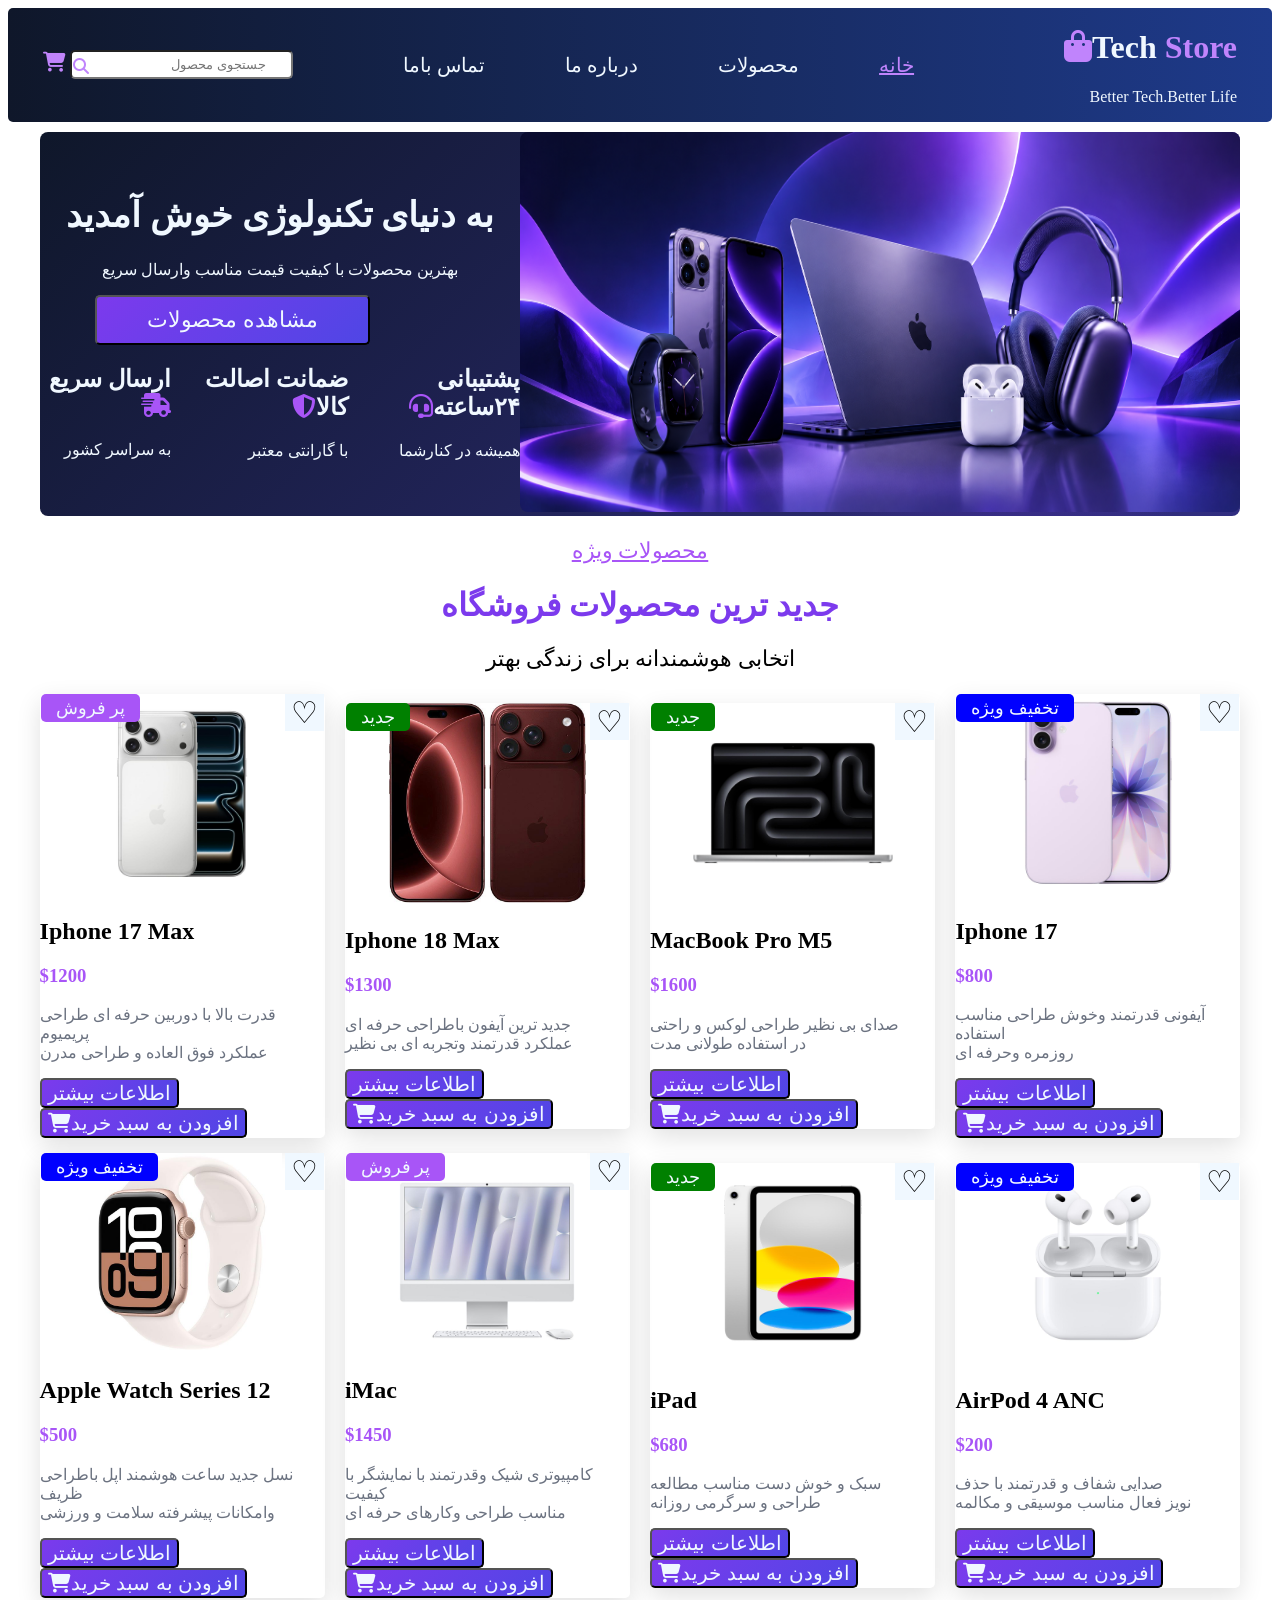
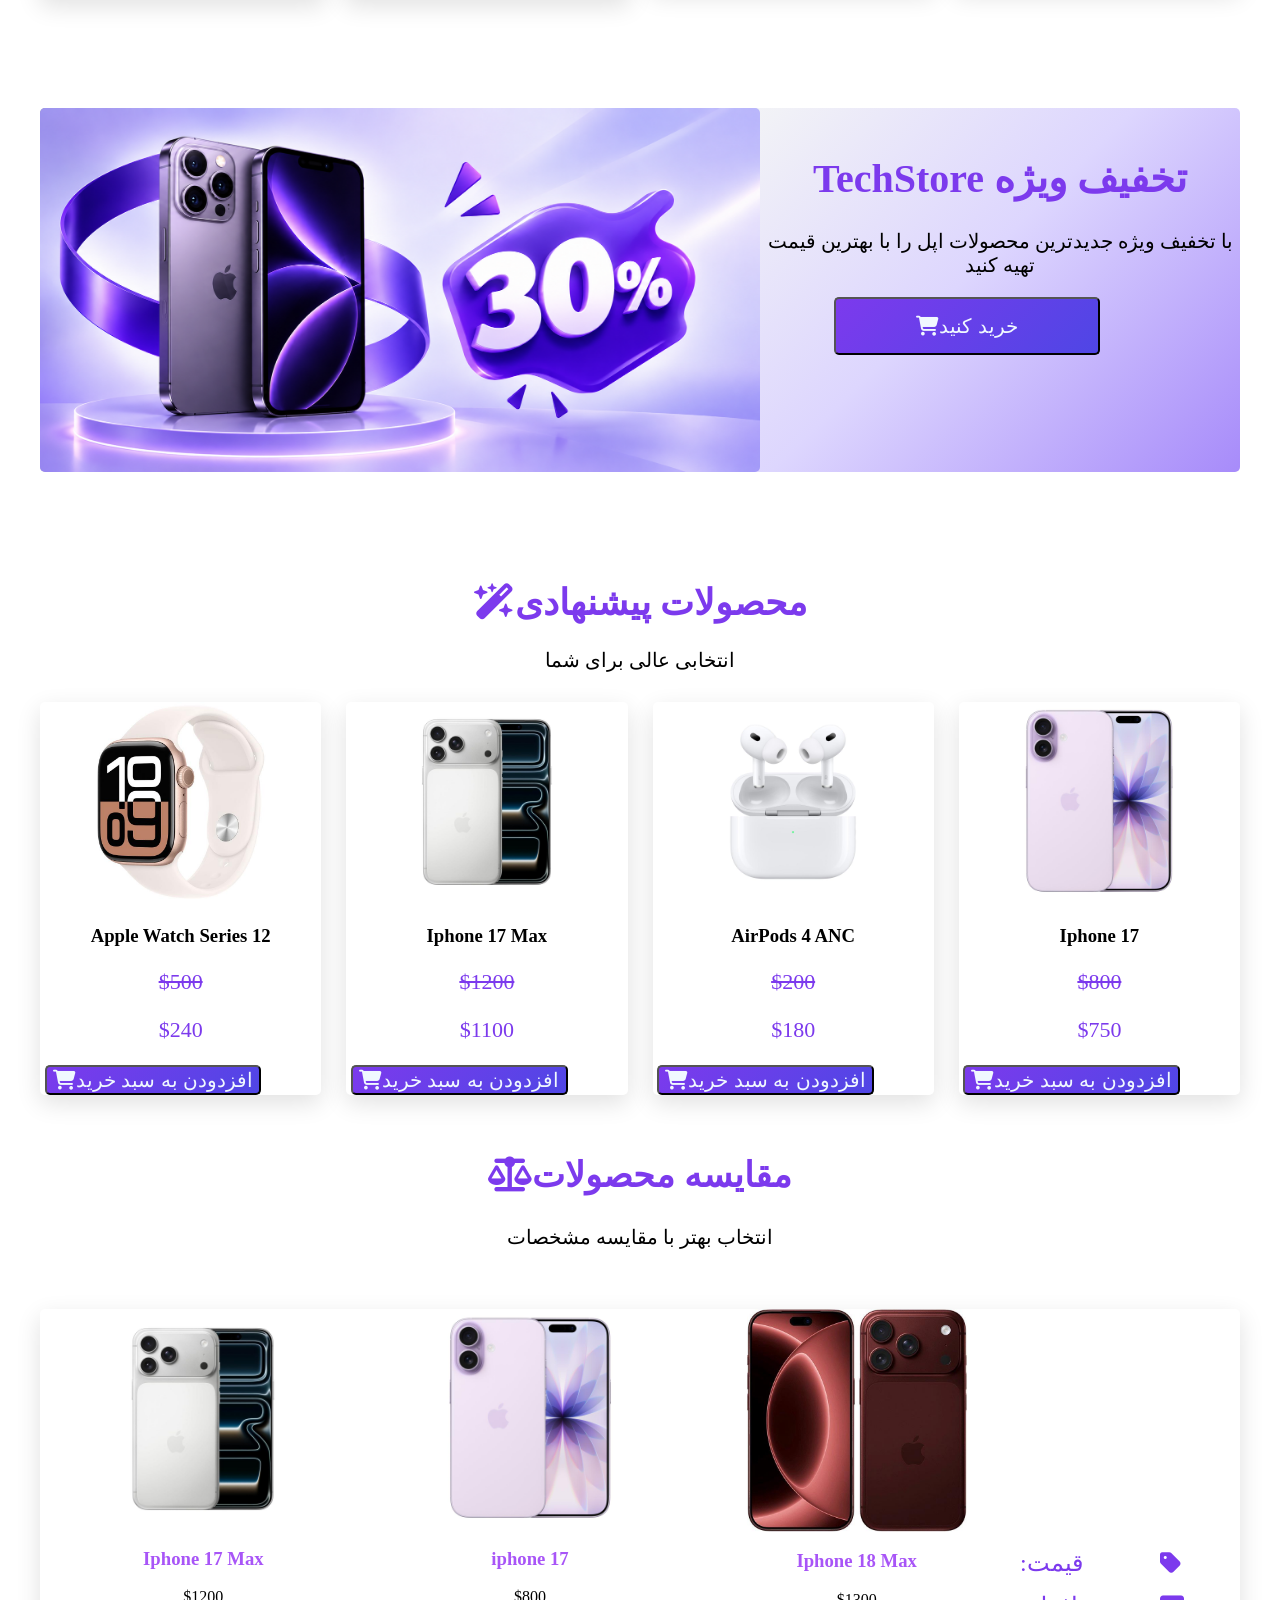
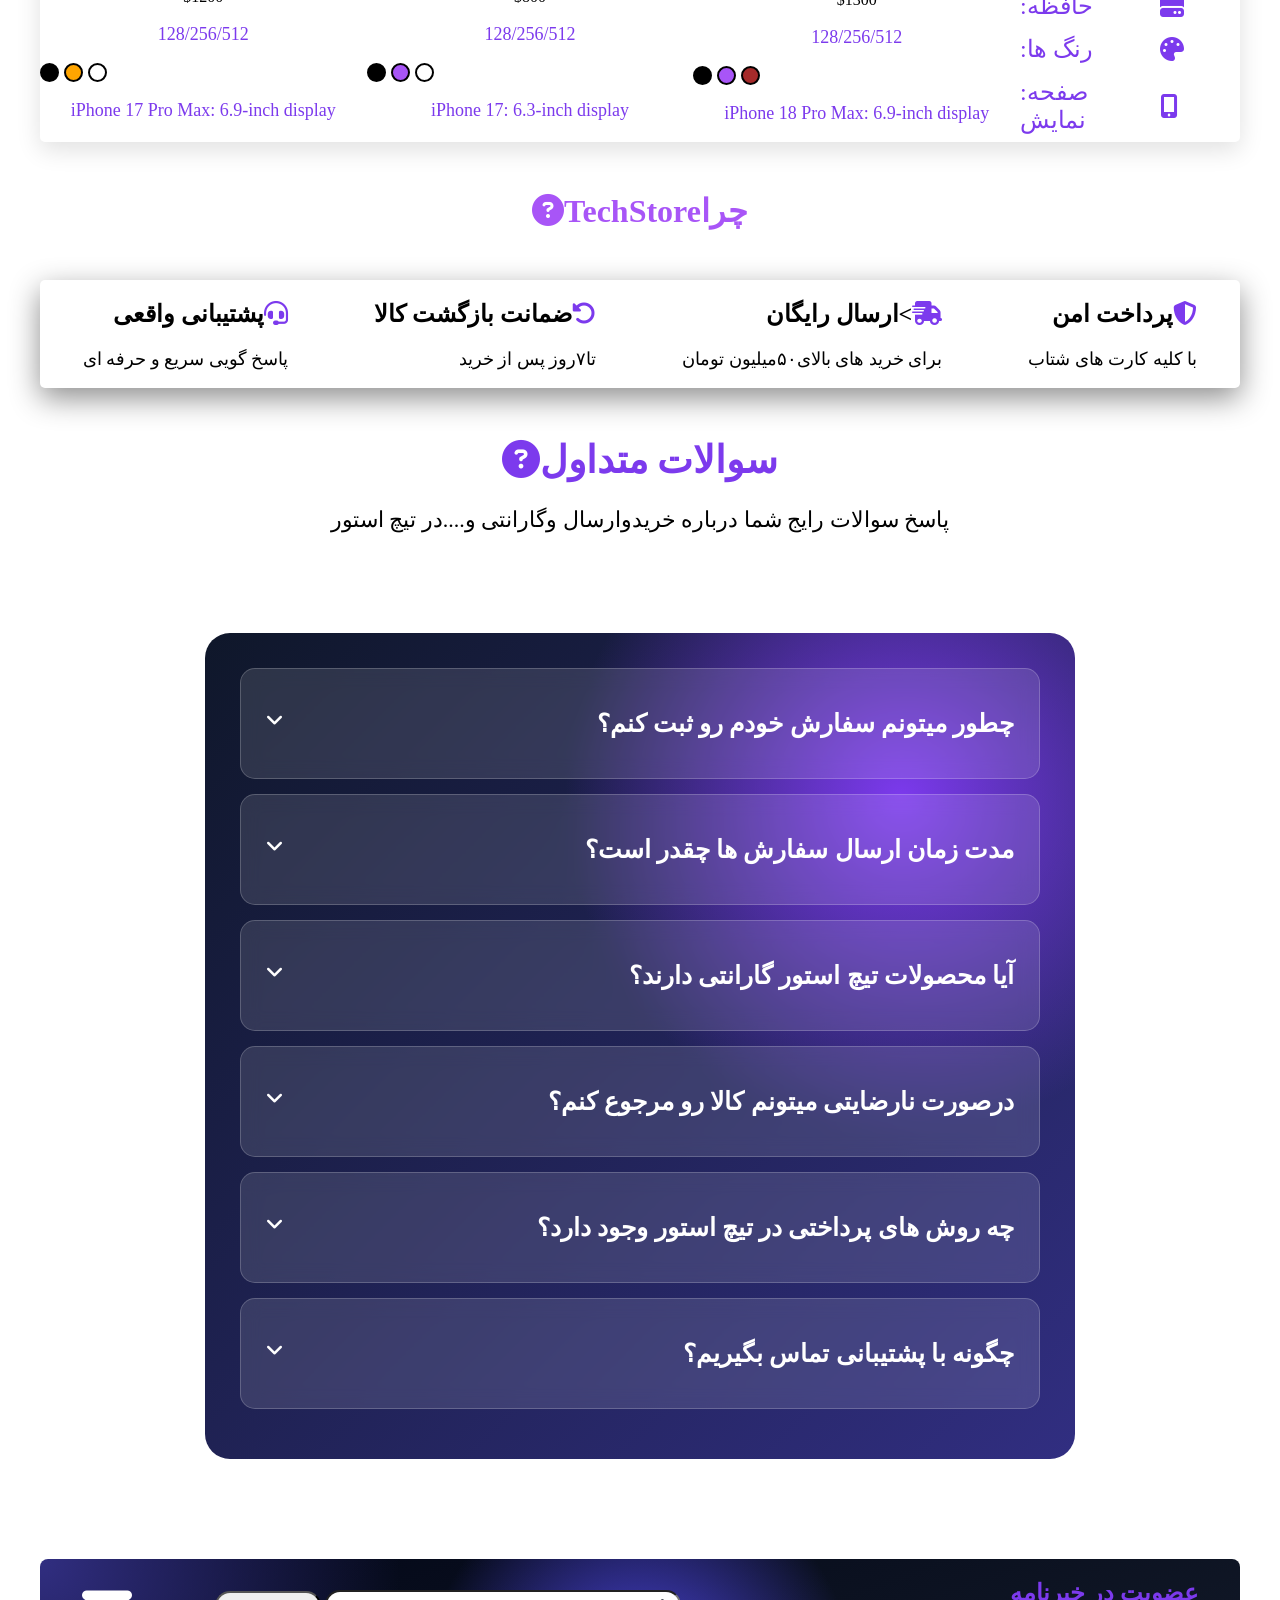
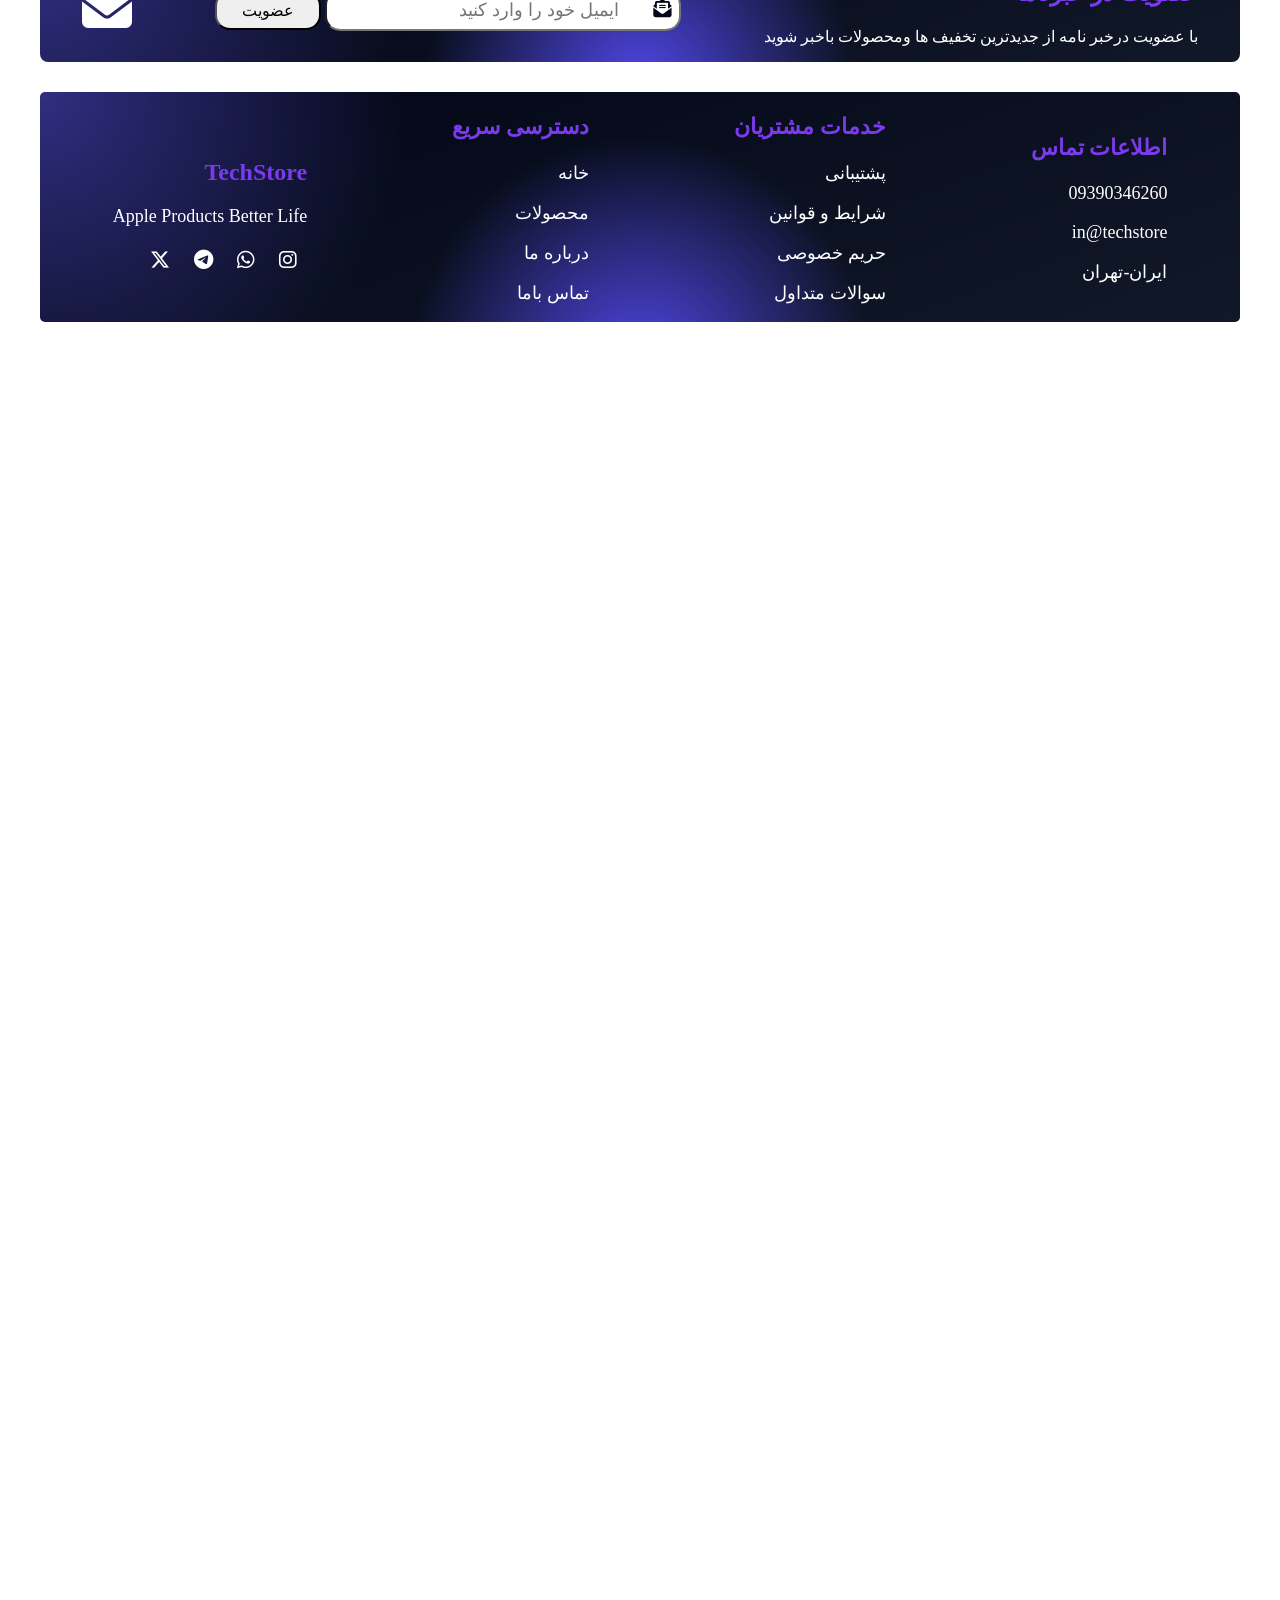
<file: index.html>
<!DOCTYPE html>
<html lang="fa" dir="rtl">
<head>
    <meta charset="UTF-8">
    <meta http-equiv="refresh" content="0; url=./TechStore/Tamrintechstore.html">
    <title>TechStore</title>
</head>
<body>
    <p>در حال ورود به فروشگاه...</p>
    <a href="./TechStore/Tamrintechstore.html">ورود به TechStore</a>
</body>
</file>
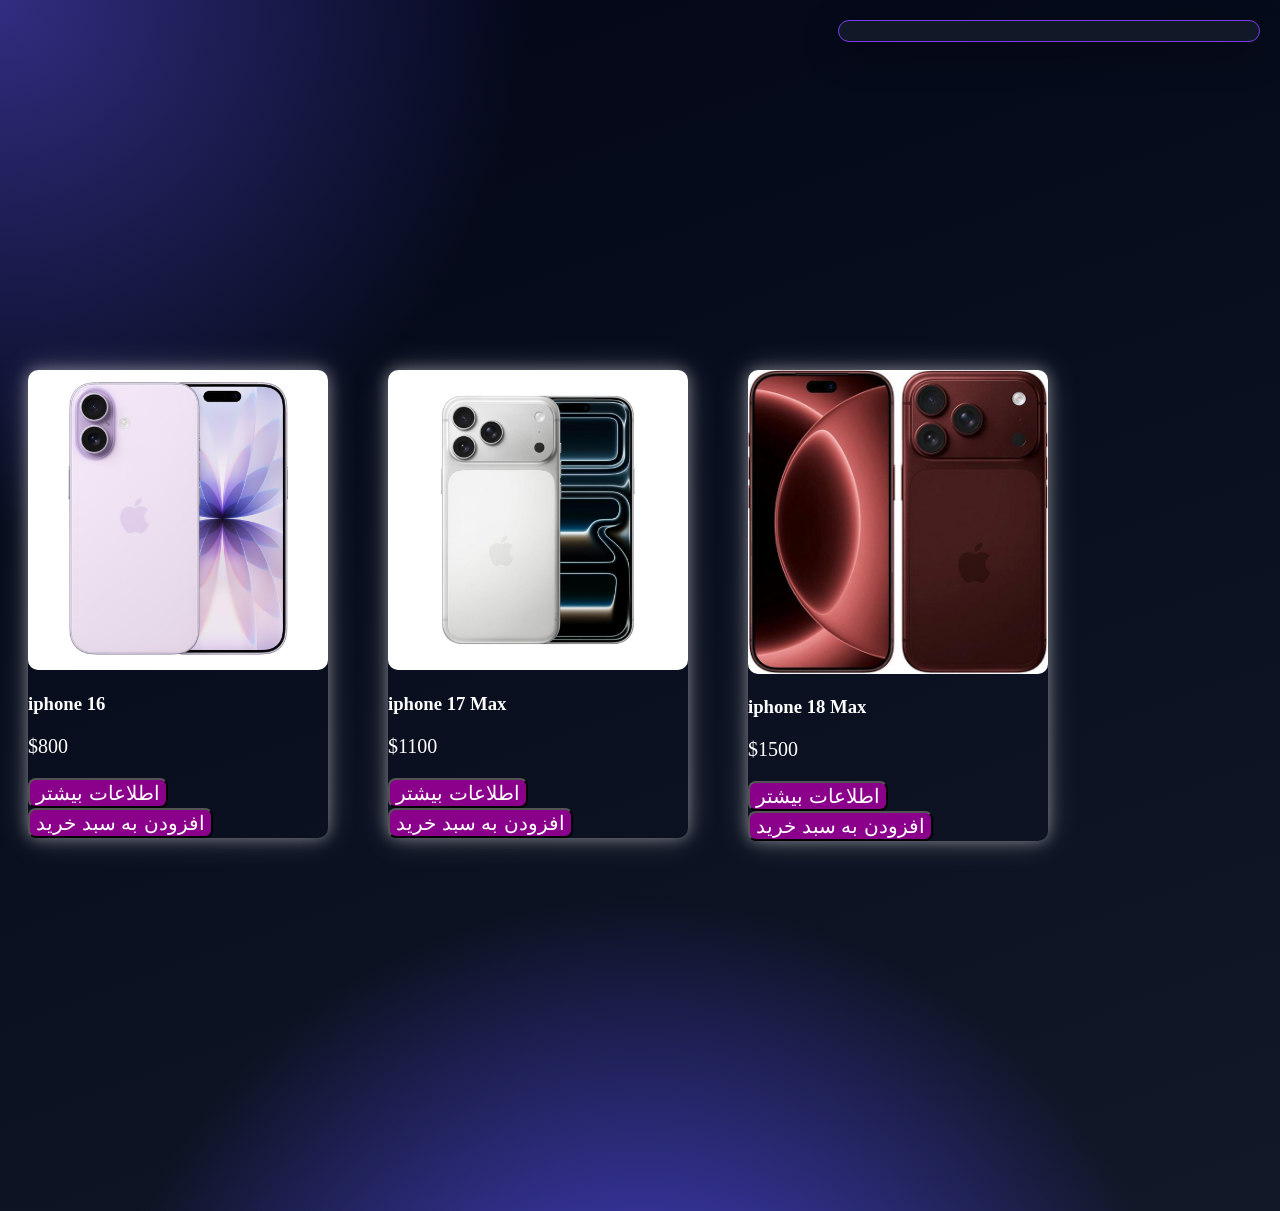
<file: Exercise-40/jstamrin40.html>
<!DOCTYPE html>
<html lang="en">
<head>
    <meta charset="UTF-8">
    <meta name="viewport" content="width=device-width, initial-scale=1.0">
    <title>Document</title>
    <style>
        body{
            background:
        radial-gradient(circle at 50% 120%, #4f46e5 0%, transparent 35%),
        radial-gradient(circle at 0% 0%, #312e81 0%, transparent 30%),
        linear-gradient(160deg, #020617, #0b1120 60%, #111827);

        }
        .contaner{
align-items: flex-start;
margin:350px auto;
gap: 20px;
display: flex;


>div{
    box-shadow:
    0 0 15px rgba(255, 255, 255, 0.4),
    0 0 35px rgba(255, 255, 255, 0.2);
height: auto;
      width: 300px;
margin: 20px;
border-radius: 10px;

      >img{
        width: 100%;
border-radius: 10px;
        object-fit: cover;
        
      }
      >button{
font-size: 20px;
border-radius: 8px;
background-color: darkmagenta;
color: white;
transition: ease .5s;
      }
      >p{
        color: white;
        font-size: 20px;
      }
      >h3{
        color: white;
      }
}



        }
        .contaner button:hover{
    background-color: white;
    color: darkmagenta;
}
ul>li{
    display: flex;
    margin: 110px auto;
     width: auto;
    min-height: 70px;

    margin-bottom: 10px;
    padding: 12px;

    align-items: center;
    justify-content: space-between;
    gap: 10px;

    background: #1f2937;
    border: 1px solid #374151;
    border-radius: 10px;

    color: white;

    transition: 0.4s;

}
ul{
     position: fixed;
    top: 20px;
    right: 20px;

    width: 400px;
    max-height:80vh;
    overflow-y: auto;

    margin: 0;
    padding: 10px;
justify-content: center;
    background: #111827;
    border: 1px solid #7c3aed;
    border-radius: 15px;

    box-shadow: 0 10px 35px rgba(0, 0, 0, 0.35);

    list-style: none;
    
}
ul>li>img{
        width: 100px;
        object-fit: cover;
        height:100px;
        border-radius: 5px;

    }

.more{
    display: none;
   
}
 .more>p{
        color: white;
        font-size: 20px;
    }

    </style>
</head>
<body>
    <div class="contaner">
<div>
    <img src="./img2/EiAveDVXn_ochfUanZuQv1d1qFiiI-YmlbUSHLxHx3WUssxxJUA5Dm-7ZRRIcVR4Lnjdozm4QhDuD_wl5toH2qiYH6d9pRZCbWidNlLub2IzoaeK6vaKU9xITnkA_d92jeIClh2vysA7bw5UHOMNWrFzUbu01leZIyUfOPv0LtM.jpg" alt="">
    <h3>iphone 16 </h3>
    <p>$800</p>
    <div class="more">
          <p>رنگ:صورتی</p>
        <p>حافظه:128/256/512</p>
        <p>گارانتی:18ماه</p>
        <p>باتری:3691</p>
    </div>
    <button data-click="off" onclick="myclick(this)">اطلاعات بیشتر</button>
    <button data-cont="1" data-eskan="off" onclick="mybot(this,'iphone 16 Max')">افزودن به سبد خرید</button>
</div>
<div>
    <img src="./img2/image.png" alt="">
    <h3>iphone 17 Max</h3>
    <p>$1100</p>
    <div class="more">
        <p>رنگ:تیتانیوم نارنجی</p>
        <p>حافظه:128/256/512</p>
        <p>گارانتی:18ماه</p>
        <p>باتری:5080</p>
    </div>
    <button data-click="off" onclick="myclick(this)">اطلاعات بیشتر</button>
    <button data-cont="1" data-eskan="off" onclick="mybot(this,'iphone 17 Max')">افزودن به سبد خرید</button>
</div>
<div>
    <img src="./img2/THqmumSveDqxoi48XiQe5diwVs0Qq1UeXwWmqA4y9XZc6rHfleA6yex9mwtN9uNB8ihmxR8h4Md_PGSgNeZlDgtv5ZCT_7zpl-ecGkAflh9z7EzhFuK3quvAeHbWaEDu04AKPTOJju2LdaX9UYKNKvViQNQb5tMFeEUDcMCeqLE.jpg" alt="">
    <h3>iphone 18 Max</h3>
    <p>$1500</p>
    <div class="more">
         <p>رنگ:بنفش </p>
        <p>حافظه:128/256/512</p>
        <p>گارانتی:18ماه</p>
        <p>باتری:5200</p>
    </div>
    <button data-click="off" onclick="myclick(this)">اطلاعات بیشتر</button>
    <button data-cont="1" data-eskan="off" onclick="mybot(this,'iphone 18 Max')">افزودن به سبد خرید</button>
</div>
 
    
    </div>

   <ul id="ul">
  
   </ul>
  
</body>
<script>

function myclick(s){
let det=s.getAttribute('data-click')
let more=s.previousElementSibling
if(det=='off'){
    s.setAttribute('data-click','on')
    more.style.display='block'
      s.innerText='بستن'
      s.style.backgroundColor='black'
}else{
  s.setAttribute('data-click','off')   
    more.style.display='none'
  s.innerText='اطلاعات بیشتر'
  s.style.backgroundColor='darkmagenta'

}




}
















const ul=document.getElementById('ul')
    function mybot(s,text){
let bot=s.getAttribute('data-eskan')
if(bot=='off'){

s.setAttribute('data-eskan','on')

let li=document.createElement('li')
let img=document.createElement('img')
img.src=s.parentElement.children[0].src
li.innerHTML=`

<h3>${text}</h3>

<p>${s.parentElement.children[2].innerText}</p>
<p>${s.getAttribute('data-cont')}</p>
<p onclick="del(this)">x</p>

`
li.prepend(img)
ul.append(li)

}else{
let cont=s.getAttribute('data-cont')
cont++
s.setAttribute('data-cont',cont)
let myli=document.querySelectorAll('ul>li')
for(let i=0;i<myli.length;i++){
if(myli[i].children[1].innerText==text){

    myli[i].children[3].innerText=s.getAttribute('data-cont')
}}
}


    }



  






  function del(s){
if(confirm('آیا این محصولو از سبد خرید میخواهید حذف کنید')){
s.setAttribute('data-eskan','off')
s.parentElement.remove()
}
       }

</script>
</html>
</file>
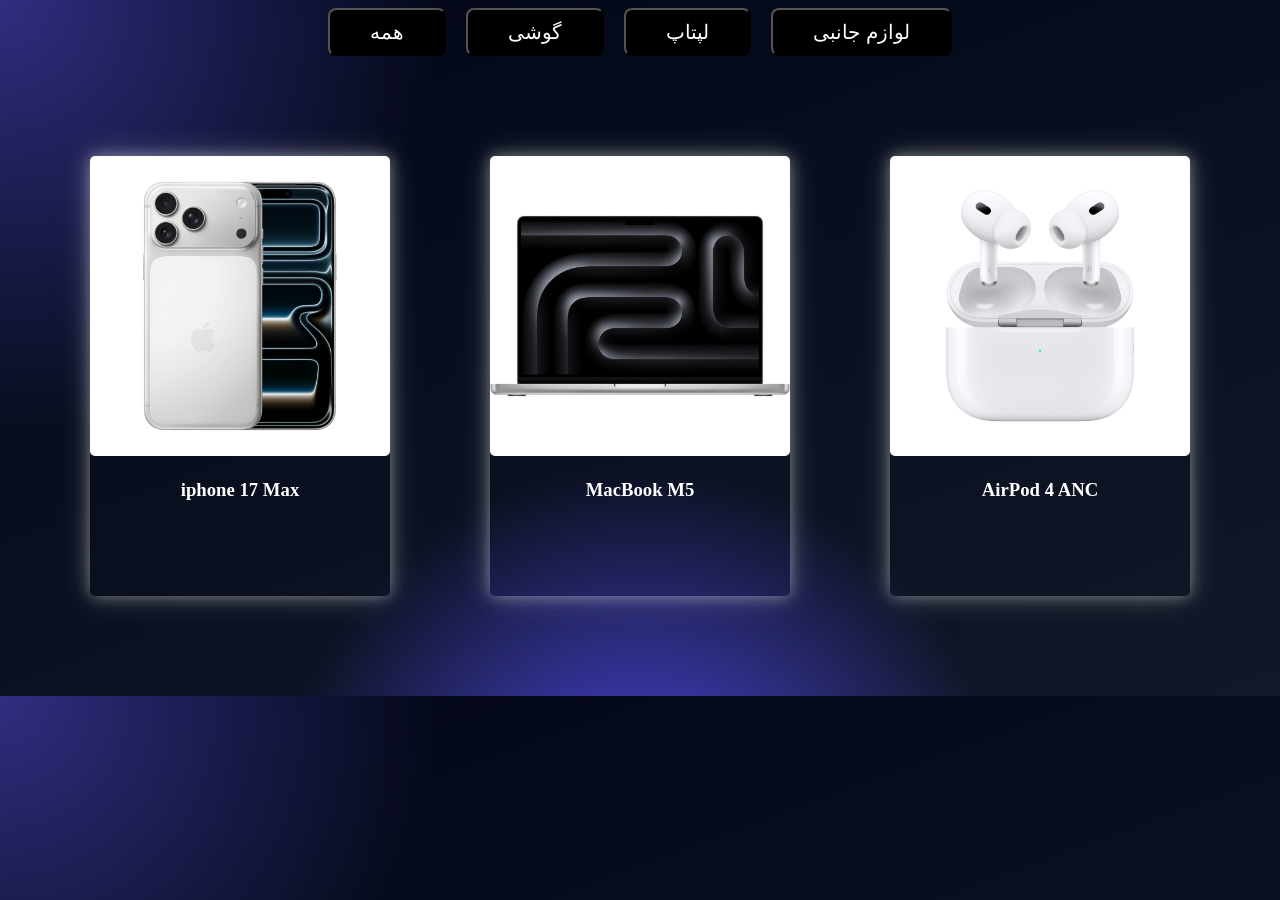
<file: Exercise-41/js.tamrin41.html>
<!DOCTYPE html>
<html lang="en">
<head>
    <meta charset="UTF-8">
    <meta name="viewport" content="width=device-width, initial-scale=1.0">
    <title>Document</title>
    <style>
        body{
             background:
        radial-gradient(circle at 50% 120%, #4f46e5 0%, transparent 35%),
        radial-gradient(circle at 0% 0%, #312e81 0%, transparent 30%),
        linear-gradient(160deg, #020617, #0b1120 60%, #111827);

        }
        .kool{
            width: 1200px;
            margin:100px auto;

                display: flex;
                align-items: center;
                justify-content: space-around;
                flex-wrap: wrap;
            >.div{
                width: 300px;
                height: 440px;
                 box-shadow:
    0 0 15px rgba(255, 255, 255, 0.4),
    0 0 35px rgba(255, 255, 255, 0.2);
border-radius: 5px;
    >h3{
        color: white;
        text-align: center;
    }
                >img{
                    width: 100%;
                    object-fit: cover;
                    border-radius: 5px;
                }
            }
        }
        .buttons{

         display: flex;
         justify-content: center;
         align-content: center;
         gap: 20px;
  >button{
    padding: 10px 40px;
    background-color: black;
    color: white;
border-radius: 8px;
font-size: 20px;
transition:  ease 1s;
  }
        }
        .buttons button:hover{
            background-color: white;
            color: black;
            font-size: 22px;
        }
    </style>
</head>
<body>
    <div class="buttons">
        <button data-bot="all">همه</button>
        <button data-bot="phone">گوشی</button>
        <button data-bot="laptop">لپتاپ</button>
        <button data-bot="accessory">لوازم جانبی</button>
    </div>
    <div class="kool" data-bot="all">
        <div class="div" data-bot="phone">
            <img src="./img3/image copy.png" alt="">
            <h3>iphone 17 Max</h3>
            
        </div>
        <div class="div" data-bot="laptop">
            <img src="./img3/image.png" alt="">
            <h3>MacBook M5</h3>
        </div>
        <div class="div" data-bot="accessory">
            <img src="./img3/Fw8tUdWRExcdJfW_u2eJfPabTVzRQ9AW5MUDhkWGIJvSUZQpUAOK3gJ09o-uwz-G-PtFyGGfL8nCk5kk8Cu_Bh_KlIItlINT-mQ5lKkKfC82PxLnpFDnGbrSZNtPcBor9En3U29rRn3LVRaXhuRb6iR_dHugTlt_q2I2Q_d06WQ.jpg" alt="">
            <h3>AirPod 4 ANC</h3>
         
        </div>

    </div>
</body>
<script>
const button = document.querySelectorAll('button');
const div = document.querySelectorAll('.div');
button.forEach((val)=>{
    val.addEventListener('click',()=>{
        let bot=val.getAttribute('data-bot')
        div.forEach((item)=>{
let del=item.getAttribute('data-bot')
if(bot=='all'){
    item.style.display='block'
}else if(bot==del){
    item.style.display='block'
}else{
    item.style.display='none'
}
        })
    })
})

</script>
</html>
</file>
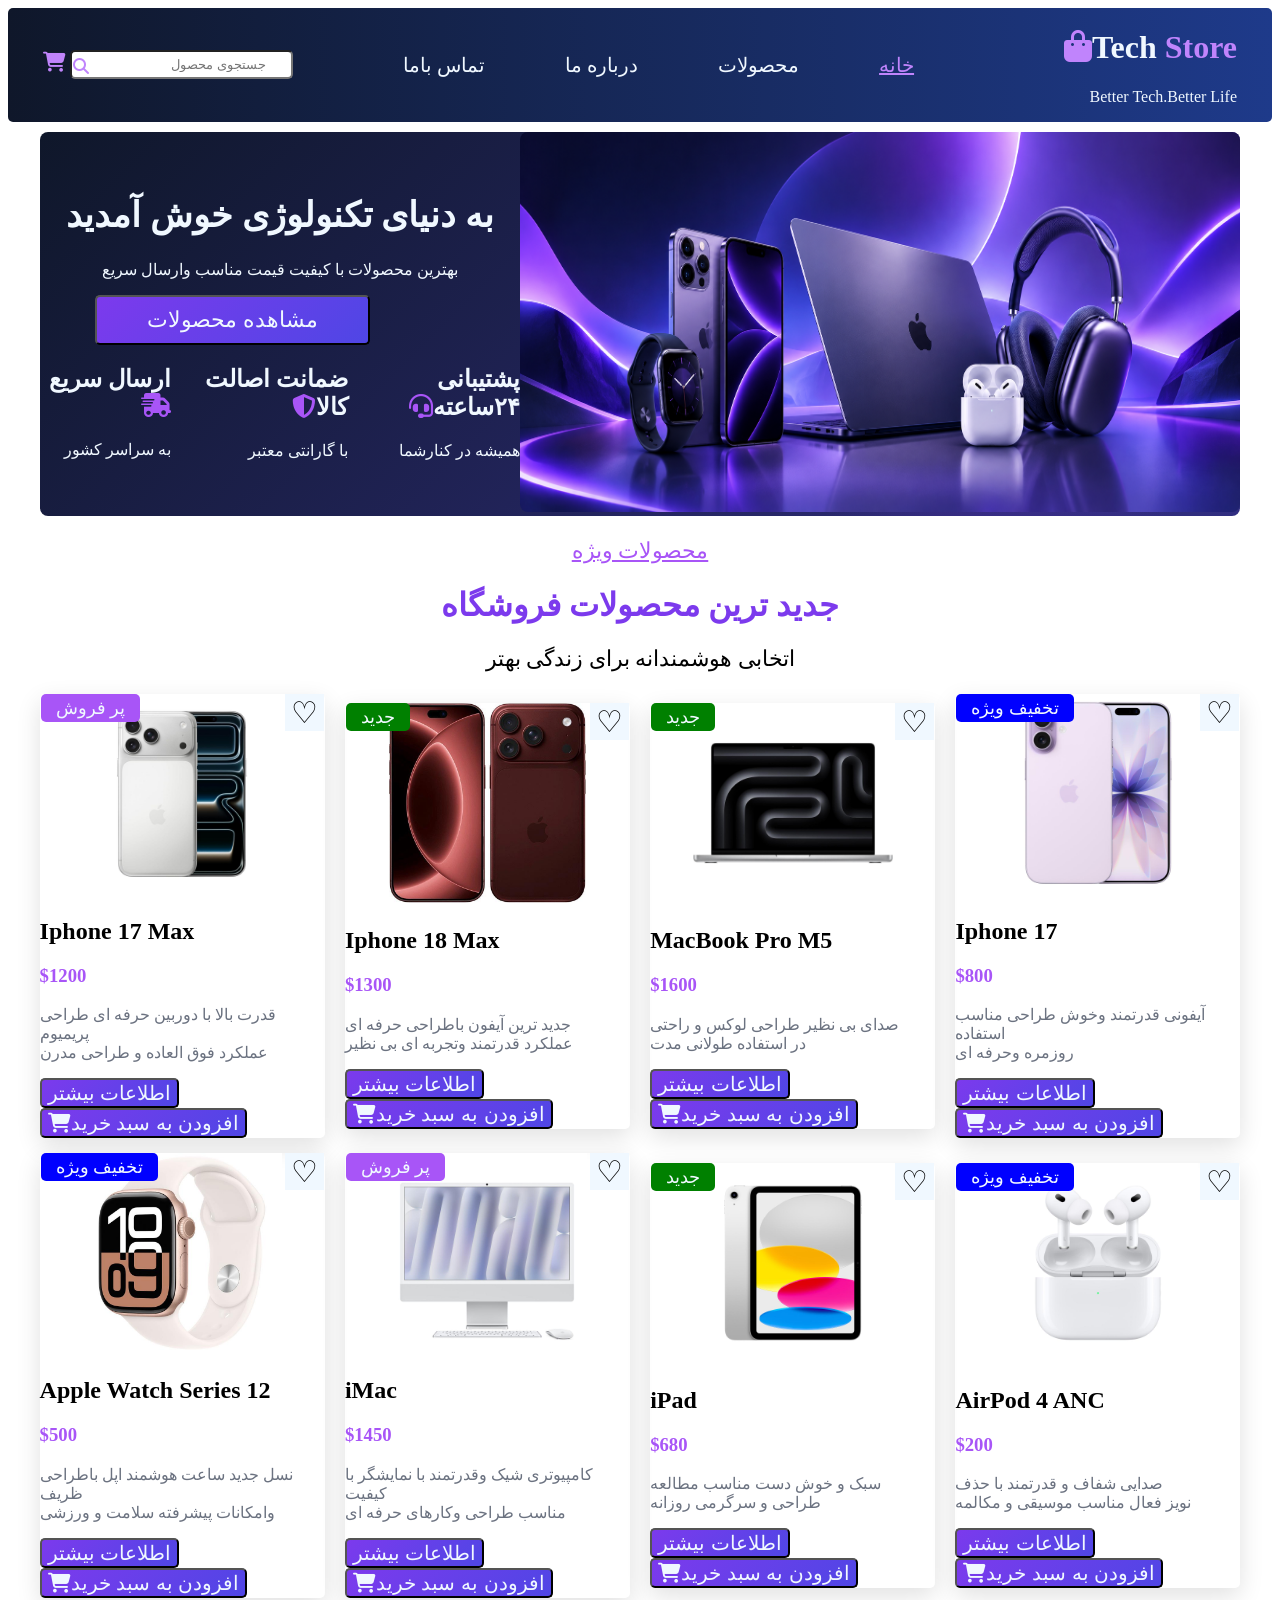
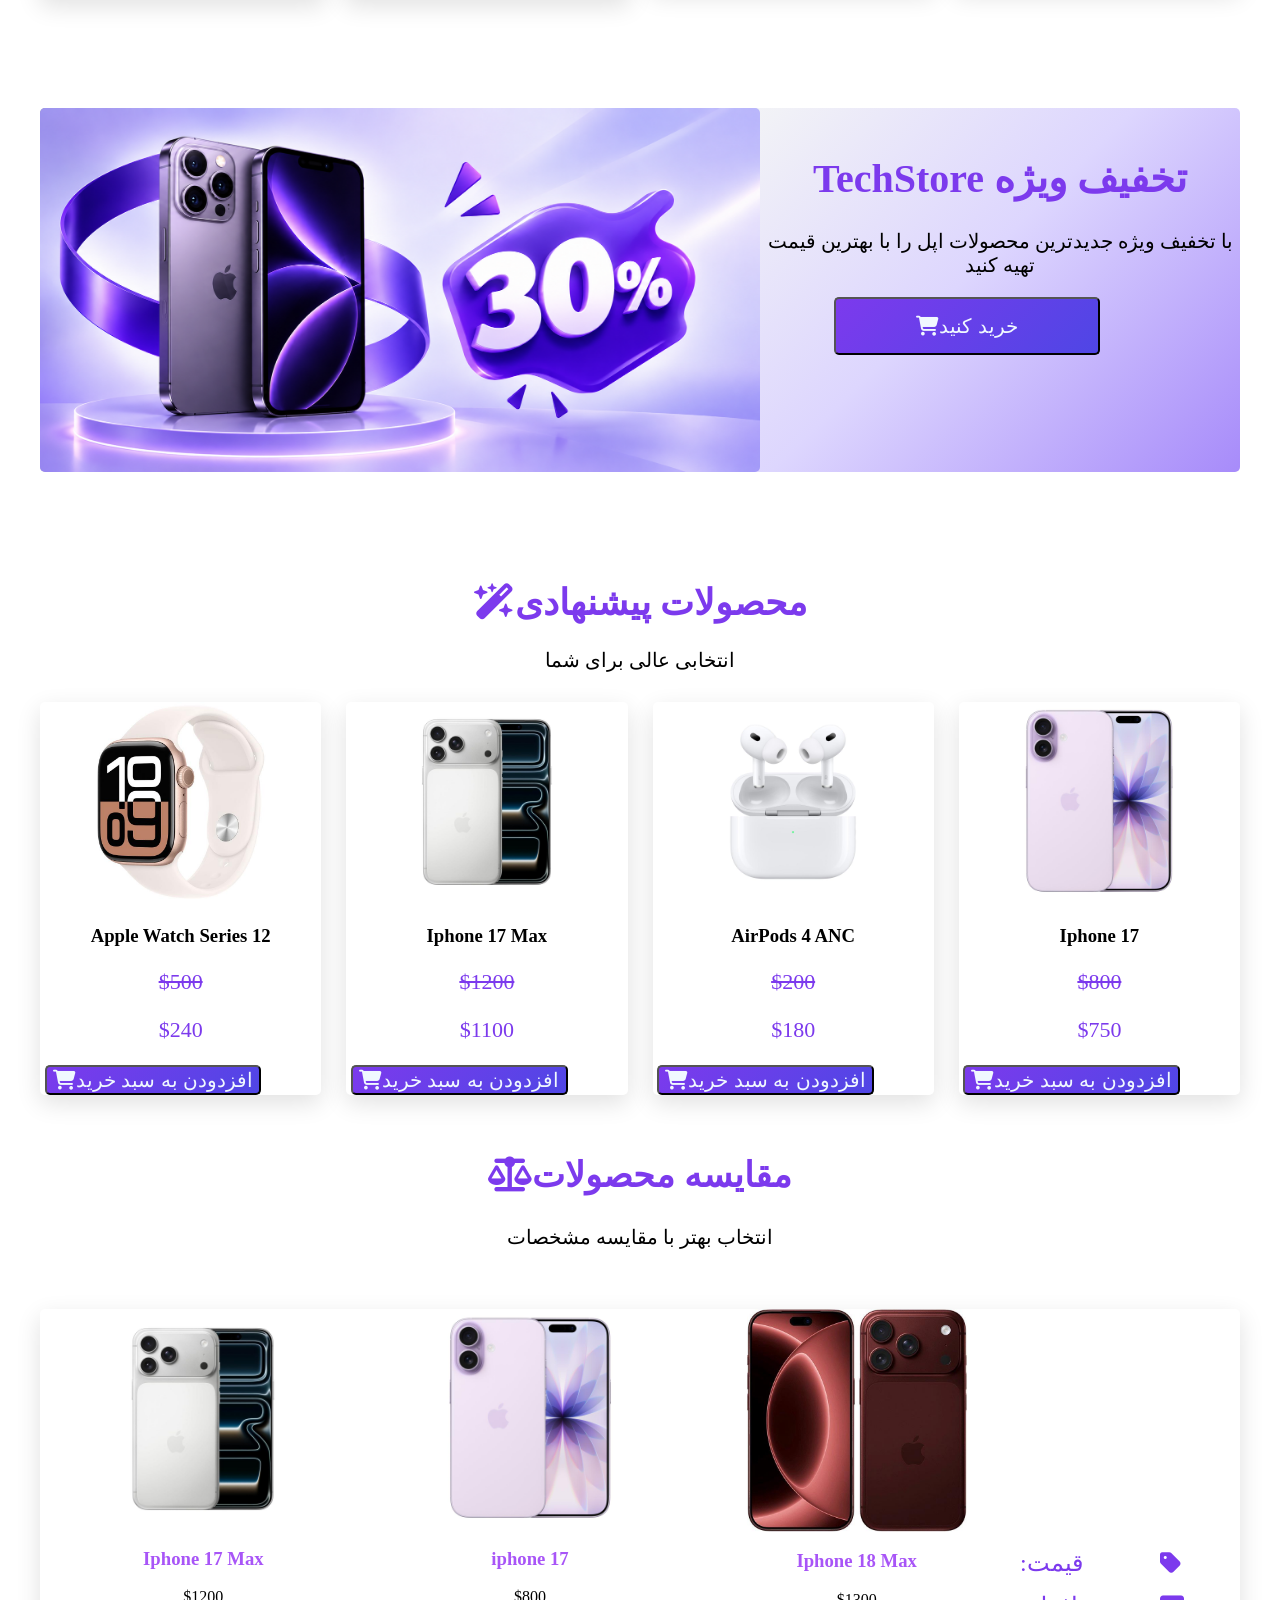
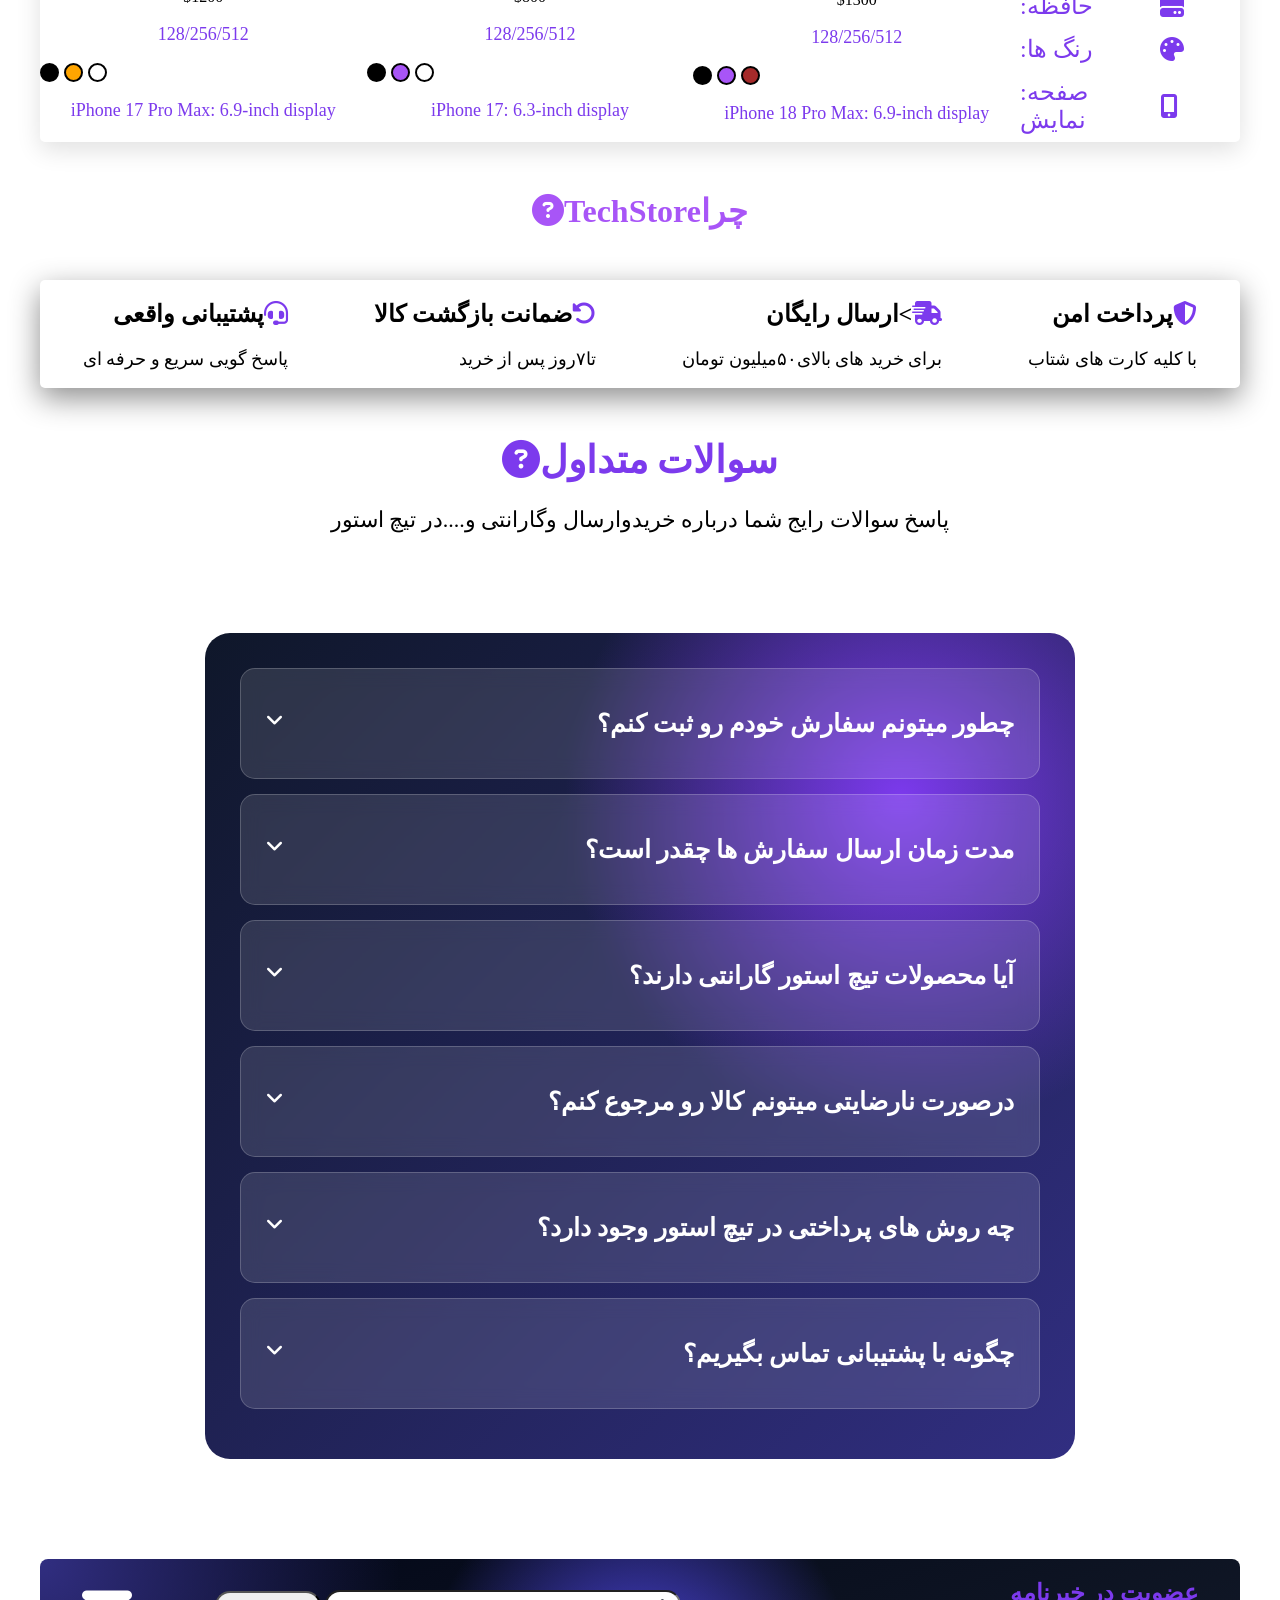
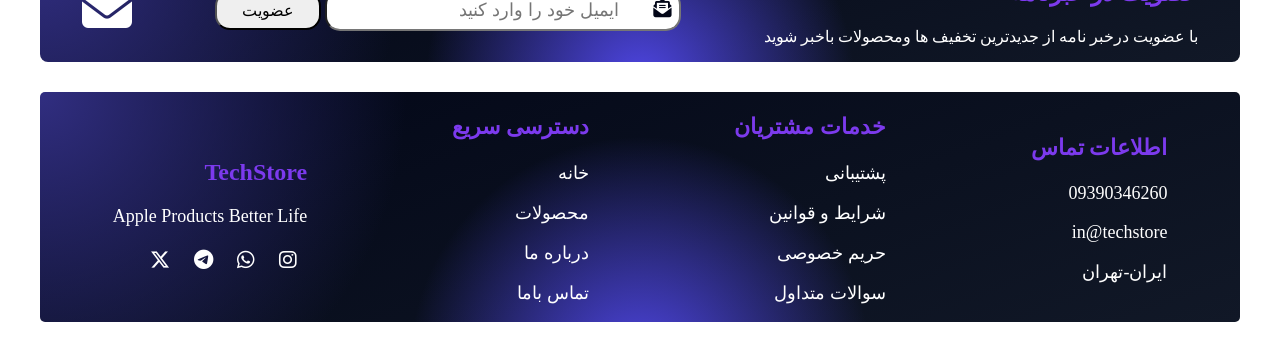
<file: TechStore/Tamrintechstore.html>
<!DOCTYPE html>
<html lang="en" dir="rtl">
<head>
    <meta charset="UTF-8">
    <meta name="viewport" content="width=device-width, initial-scale=1.0">
    <link rel="stylesheet" href="https://cdnjs.cloudflare.com/ajax/libs/font-awesome/6.7.2/css/all.min.css">
    <title>Document</title>
    <link rel="stylesheet" href="./tamrintech.css">
</head>
<body>
    <div class="contaner">
        <div class="rast">
<h1>Tech <span style="color: #c084fc;">Store</span><i style="color: #c084fc;" class="fa-solid fa-bag-shopping"></i></h1>
<p>Better Tech.Better Life</p>

        </div>
        <div class="vasat">
            <ul>
                <li style="color: #c084fc;"><ins>خانه</ins></li>
                <li>محصولات</li>
                <li>درباره ما</li>
                <li>تماس باما</li>
            </ul>
        </div>
<div class="chap">
   
    <input type="text" placeholder="جستجوی محصول">
    <i id="i1" class="fa-solid fa-magnifying-glass"></i>
     <i id="i2" class="fa-solid fa-cart-shopping"></i>
</div>

    </div>
    <div class="contaner2">
        <div class="hader-rast">
            <img src="./images1/701bc7db-0984-411b-8a3d-644905773c14.png" alt="">
        </div>
        <div class="hader-chap">
            <h1>به دنیای تکنولوژی خوش آمدید</h1>
            <p>بهترین محصولات با کیفیت قیمت مناسب وارسال سریع</p>
            <button>مشاهده محصولات</button>
            <div class="contaner3">
                <div>
                <h2>پشتیبانی ۲۴ساعته<i class="fa-solid fa-headset coler" ></i></h2>
                <p>همیشه در کنارشما</p>
                </div>
             <div>
                <h2>ضمانت اصالت کالا<i class="fa-solid fa-shield-halved coler"></i></h2>
                <p>با گارانتی معتبر</p>
            </div>
            <div>
                <h2>ارسال سریع<i class="fa-solid fa-truck-fast coler"></i></h2>
                <p>به سراسر کشور</p>
            
            </div>
        </div>
    </div>
    </div>
<div class="divkart">
    <p style="color:#a855f7;"><ins>محصولات ویژه</ins></p>
    <h1>جدید ترین محصولات فروشگاه</h1>
    <p>اتخابی هوشمندانه برای زندگی بهتر</p>
</div>
<div dir="ltr" class="koll">
<div class="contaner4" dir="ltr">
    <div class="img">
        <img src="./images1/image.png" alt="">
         <button onclick="hard1(this)" class="hard">♡</button>
        <span>پر فروش</span>
        
    </div>
    <div class="img-text">
        <h2>Iphone 17 Max</h2>
        <h3>$1200</h3>
        <p style="color: #6b7280;" >قدرت بالا با دوربین حرفه ای طراحی پریمیوم<br> عملکرد فوق العاده و طراحی مدرن</p>
    </div>
    <div class="more">
        <p>رنگ:تیتانیوم نارنجی</p>
        <p>حافظه:128/256/512</p>
        <p>گارانتی:18ماه</p>
        <p>باتری:5080</p>
    </div>
    <div class="bot">
        <button data-more="off"  onclick="mybot1(this)">اطلاعات بیشتر</button>
        <button onclick="mybot(this)"><i class="fa-solid fa-cart-shopping"></i>افزودن به سبد خرید</button>
    </div>
</div>

<div class="contaner4" dir="ltr">
    <div class="img">
        <img src="./images1/THqmumSveDqxoi48XiQe5diwVs0Qq1UeXwWmqA4y9XZc6rHfleA6yex9mwtN9uNB8ihmxR8h4Md_PGSgNeZlDgtv5ZCT_7zpl-ecGkAflh9z7EzhFuK3quvAeHbWaEDu04AKPTOJju2LdaX9UYKNKvViQNQb5tMFeEUDcMCeqLE.jpg" alt="">
        
         <button  onclick="hard1(this)" class="hard">♡</button>
        <span style="background-color: green;">جدید</span>
        
    </div>
    <div class="img-text">
        <h2>Iphone 18 Max</h2>
        <h3>$1300</h3>
        <p style="color: #6b7280;" >جدید ترین آیفون باطراحی حرفه ای<br>عملکرد قدرتمند وتجربه ای بی نظیر</p>
    </div>
    <div class="more">
        <p>رنگ:بنفش </p>
        <p>حافظه:128/256/512</p>
        <p>گارانتی:18ماه</p>
        <p>باتری:5200</p>
    </div>
    <div class="bot">
        <button data-more="off"  onclick="mybot1(this)">اطلاعات بیشتر</button>
        <button onclick="mybot(this)"><i class="fa-solid fa-cart-shopping"></i>افزودن به سبد خرید</button>
    </div>
</div>

<div class="contaner4" dir="ltr">
    <div class="img">
        <img src="./images1/image copy.png" alt="">
        
         <button  onclick="hard1(this)" class="hard">♡</button>
        <span style="background-color: green;">جدید</span>
        
    </div>
    <div class="img-text">
        <h2>MacBook Pro M5</h2>
        <h3>$1600</h3>
        <p style="color: #6b7280;" >صدای بی نظیر طراحی لوکس و راحتی<br>در استفاده طولانی مدت</p>
    </div>
    <div class="more">
        <p>رنگ:مشکی</p>
        <p>حافظه:512</p>
        <p>گارانتی:18ماه</p>
        <p>باتری:تا24ساعت</p>
        <p>RAM:16GB</p>
    </div>
    <div class="bot">
        <button data-more="off"   onclick="mybot1( this)">اطلاعات بیشتر</button>
        <button onclick="mybot(this)"><i class="fa-solid fa-cart-shopping"></i>افزودن به سبد خرید</button>
    </div>




    
</div>



<div class="contaner4" dir="ltr">
    <div class="img">
        <img src="./images1/EiAveDVXn_ochfUanZuQv1d1qFiiI-YmlbUSHLxHx3WUssxxJUA5Dm-7ZRRIcVR4Lnjdozm4QhDuD_wl5toH2qiYH6d9pRZCbWidNlLub2IzoaeK6vaKU9xITnkA_d92jeIClh2vysA7bw5UHOMNWrFzUbu01leZIyUfOPv0LtM.jpg" alt="">
        
         <button  onclick="hard1(this)" class="hard">♡</button>
        <span style="background-color: blue;">تخفیف ویژه</span>
        
    </div>
    <div class="img-text">
        <h2>Iphone 17</h2>
        <h3>$800</h3>
        <p style="color: #6b7280;" >آیفونی قدرتمند وخوش طراحی مناسب استفاده<br>روزمره وحرفه ای</p>
    </div>
    <div class="more">
        <p>رنگ:صورتی</p>
        <p>حافظه:128/256/512</p>
        <p>گارانتی:18ماه</p>
        <p>باتری:3691</p>
    </div>
    <div class="bot">
        <button data-more="off"   onclick="mybot1(this)">اطلاعات بیشتر</button>
        <button onclick="mybot(this)"><i class="fa-solid fa-cart-shopping"></i>افزودن به سبد خرید</button>
    </div>
</div>

<div class="contaner4" dir="ltr">
    <div class="img">
        <img src="./images1/RAUhHJ8afo48JGylnObWZvsrgPsHE37mm26PPuLF5b2pllzhOQTSoPrA7mL0w5AmatS5cNah7od1qgUE2DC3gnc0jYQkIhq3qT_CODmWnQ2eeAEGVU_c58GJ9tE21QRHLIp8LHSyHXAUOpGO2UwH4EezrypE9W7Tu5i9_K4fkmc.jpg" alt="">
         <button  onclick="hard1(this)" class="hard">♡</button>
        <span style="background-color: blue;">تخفیف ویژه</span>
        
    </div>
    <div class="img-text">
        <h2>Apple Watch Series 12</h2>
        <h3>$500</h3>
        <p style="color: #6b7280;" >نسل جدید ساعت هوشمند اپل باطراحی ظریف<br>وامکانات پیشرفته سلامت و ورزشی</p>
    </div>
    <div class="more">
        <p>رنگ:صورتی</p>
        <p>حافظه:64</p>
        <p>گارانتی:18ماه</p>
        <p>باتری:تا24ساعت</p>
    </div>
    <div class="bot">
        <button data-more="off"    onclick="mybot1(this)">اطلاعات بیشتر</button>
        <button onclick="mybot(this)"><i class="fa-solid fa-cart-shopping"></i>افزودن به سبد خرید</button>
    </div>
</div>

<div class="contaner4" dir="ltr">
    <div class="img">
        <img src="./images1/EqAahTzZ66Y21qVhpdJ1NOSf-Xi3A2Vv2_VFbTG3mFv-1cqFjkED6mqaeWJ7_wn330JxABCJBq1Yy4I3NM_XVzU1yHtPaUZvYlTYrNIY_wWW7lXm_LQQOuhHGSrS6jujOo-bOdo1OR17KGVc4coiiJF4VbdGzSL2Vt4l30nJhYc.jpg" alt="">
         <button  onclick="hard1(this)" class="hard">♡</button>
        <span style="background-color:#a855f7;">پر فروش</span>
        
    </div>
    <div class="img-text">
        <h2>iMac</h2>
        <h3>$1450</h3>
        <p style="color: #6b7280;" >کامپیوتری شیک وقدرتمند با نمایشگر با کیفیت <br>مناسب طراحی وکارهای حرفه ای</p>
    </div>
    <div class="more">
        <p>رنگ:نقره ای</p>
        <p>حافظه:512</p>
        <p>گارانتی:18ماه</p>
        <p>RAM:16GB</p>
    </div>
    <div class="bot">
        <button data-more="off"   onclick="mybot1(this)">اطلاعات بیشتر</button>
        <button onclick="mybot(this)"><i class="fa-solid fa-cart-shopping"></i>افزودن به سبد خرید</button>
    </div>
</div>

<div class="contaner4" dir="ltr">
    <div class="img">
        <img src="./images1/sEIl0DhW7sSzLDhYQT46sZ2FkshszpnpQDxyzWDqnNfENbWJa02tiNSErk0-l9hC2aw7L25rQqRj3-wsPQTm5kb59ShAbp5KzFxAvCs9V1F0KOhI40WGudt30iTmLIg7Uion7gRzL27SscGxN4PE4XClrleXSPUQgR-LEvGS1tI.jpg" alt="">
         <button  onclick="hard1(this)" class="hard">♡</button>
        <span style="background-color: green;">جدید</span>
        
    </div>
    <div class="img-text">
        <h2>iPad</h2>
        <h3>$680</h3>
        <p style="color: #6b7280;" >سبک و خوش دست مناسب مطالعه <br>طراحی و سرگرمی روزانه</p>
    </div>
    <div class="more">
        <p>رنگ:نقره ای</p>
        <p>حافظه:128</p>
        <p>گارانتی:18ماه</p>
        <p>باتری:تا10ساعت</p>
    </div>
    <div class="bot">
        <button data-more="off"  onclick="mybot1(this)">اطلاعات بیشتر</button>
        <button onclick="mybot(this)"><i class="fa-solid fa-cart-shopping"></i>افزودن به سبد خرید</button>
    </div>
</div>

<div class="contaner4" dir="ltr">
    <div class="img">
        <img src="./images1/Fw8tUdWRExcdJfW_u2eJfPabTVzRQ9AW5MUDhkWGIJvSUZQpUAOK3gJ09o-uwz-G-PtFyGGfL8nCk5kk8Cu_Bh_KlIItlINT-mQ5lKkKfC82PxLnpFDnGbrSZNtPcBor9En3U29rRn3LVRaXhuRb6iR_dHugTlt_q2I2Q_d06WQ.jpg" alt="">
         <button  onclick="hard1(this)" class="hard">♡</button>
        <span style="background-color:blue;">تخفیف ویژه</span>
        
    </div>
    <div class="img-text">
        <h2>AirPod 4 ANC</h2>
        <h3>$200</h3>
        <p style="color: #6b7280;" >صدایی شفاف و قدرتمند با حذف<br>نویز فعال مناسب موسیقی و مکالمه</p>
    </div>
    <div class="more">
        <p>رنگ:سفید</p>
        <p>حافظه:ندارد</p>
        <p>گارانتی:18ماه</p>
        <p>باتری:تا4ساعت</p>
    </div>
    <div class="bot">
        <button data-more="off" onclick="mybot1(this)">اطلاعات بیشتر</button>
        <button onclick="mybot(this)"><i class="fa-solid fa-cart-shopping"></i>افزودن به سبد خرید</button>
    </div>
</div>
 </div>  

<div class="contaner7">
    
    <div class="left">
        <h1>تخفیف ویژه TechStore</h1>
        <p>با تخفیف ویژه جدیدترین محصولات اپل را با بهترین قیمت تهیه کنید</p>
        <button>خرید کنید<i class="fa-solid fa-cart-shopping"></i></button>
    </div>
    <div class="right">
<img src="./images1/phone.png" alt="">
    </div>
</div>
<div class="org">
<h1>محصولات پیشنهادی<i class="fa-solid fa-wand-magic-sparkles"></i></h1>
<p>انتخابی عالی برای شما</p>
</div>
<div class="contaner8">
    <div>
        <img src="./images1/EiAveDVXn_ochfUanZuQv1d1qFiiI-YmlbUSHLxHx3WUssxxJUA5Dm-7ZRRIcVR4Lnjdozm4QhDuD_wl5toH2qiYH6d9pRZCbWidNlLub2IzoaeK6vaKU9xITnkA_d92jeIClh2vysA7bw5UHOMNWrFzUbu01leZIyUfOPv0LtM.jpg" alt="">
        <h3>Iphone 17</h3>
        <p><del>$800</del></p>
        <p>$750</p>
        <button  onclick="mybot(this)">افزدودن به سبد خرید<i class="fa-solid fa-cart-shopping"></i></button>
    </div>
    <div>
         <img src="./images1/Fw8tUdWRExcdJfW_u2eJfPabTVzRQ9AW5MUDhkWGIJvSUZQpUAOK3gJ09o-uwz-G-PtFyGGfL8nCk5kk8Cu_Bh_KlIItlINT-mQ5lKkKfC82PxLnpFDnGbrSZNtPcBor9En3U29rRn3LVRaXhuRb6iR_dHugTlt_q2I2Q_d06WQ.jpg" alt="">
        <h3>AirPods 4 ANC</h3>
                <p><del>$200</del></p>
        <p>$180</p>
        <button  onclick="mybot(this)">افزدودن به سبد خرید<i class="fa-solid fa-cart-shopping"></i></button>
    </div>
    <div>
         <img src="./images1/image.png" alt="">
        <h3>Iphone 17 Max</h3>
<p><del>$1200</del></p>
        <p>$1100</p>
        <button  onclick="mybot(this)">افزدودن به سبد خرید<i class="fa-solid fa-cart-shopping"></i></button>
    </div>
    <div>
         <img src="./images1/RAUhHJ8afo48JGylnObWZvsrgPsHE37mm26PPuLF5b2pllzhOQTSoPrA7mL0w5AmatS5cNah7od1qgUE2DC3gnc0jYQkIhq3qT_CODmWnQ2eeAEGVU_c58GJ9tE21QRHLIp8LHSyHXAUOpGO2UwH4EezrypE9W7Tu5i9_K4fkmc.jpg" alt="">
        <h3>Apple Watch Series 12</h3>
        <p><del>$500</del></p>
        <p>$240</p>
        <button  onclick="mybot(this)">افزدودن به سبد خرید<i class="fa-solid fa-cart-shopping"></i></button>
    </div>
</div>
 
<section class="kol">
<div class="text">
<h1>مقایسه محصولات<i class="fa-solid fa-scale-balanced"></i></h1>
<p>انتخاب بهتر با مقایسه مشخصات</p>
</div>
<div dir="ltr" class="contaner9">
<div class="img-text">
<img src="./images1/image.png" alt="">
<h3>Iphone 17 Max</h3>
<span>$1200</span>
<p>128/256/512</p>
<div class="color-text">
    <span style="background-color: black;"></span>

    <span style="background-color:orange;"></span>
    <span style="background-color: white;"></span>
</div>
<p>iPhone 17 Pro Max: 6.9-inch display</p>
</div>

<div class="img-text">
<img src="./images1/EiAveDVXn_ochfUanZuQv1d1qFiiI-YmlbUSHLxHx3WUssxxJUA5Dm-7ZRRIcVR4Lnjdozm4QhDuD_wl5toH2qiYH6d9pRZCbWidNlLub2IzoaeK6vaKU9xITnkA_d92jeIClh2vysA7bw5UHOMNWrFzUbu01leZIyUfOPv0LtM.jpg" alt="">
<h3>iphone 17</h3>
<span>$800</span>
<p>128/256/512</p>
<div class="color-text">
    <span style="background-color: black;"></span>
    <span style="background-color: #a855f7;"></span>

    <span style="background-color:white;"></span>
</div>
<p>iPhone 17: 6.3-inch display</p>
</div>

<div class="img-text">
<img src="./images1/THqmumSveDqxoi48XiQe5diwVs0Qq1UeXwWmqA4y9XZc6rHfleA6yex9mwtN9uNB8ihmxR8h4Md_PGSgNeZlDgtv5ZCT_7zpl-ecGkAflh9z7EzhFuK3quvAeHbWaEDu04AKPTOJju2LdaX9UYKNKvViQNQb5tMFeEUDcMCeqLE.jpg" alt="">
<h3>Iphone 18 Max </h3>
<span>$1300</span>
<p>128/256/512</p>
<div class="color-text">
    <span style="background-color: black;"></span>
    <span style="background-color: #a855f7;"></span>
    <span style="background-color:brown;"></span>
    
</div>
<p>iPhone 18 Pro Max: 6.9-inch display</p>
</div>

<div class="text-last">
<div>
    <span>:قیمت<i class="fa-solid fa-tag"></i></span>
</div>

<div>
    <span>:حافظه<i class="fa-solid fa-hard-drive"></i></span>
</div>

<div>
    <span>:رنگ ها<i class="fa-solid fa-palette"></i></i></span>
</div>

<div>
    <span>:صفحه نمایش<i class="fa-solid fa-mobile-screen-button"></i></span>
</div>



</div>
</div>



</section>
<h1 style="text-align: center;"><span style="color: #a855f7;">چراTechStore<i class="fa-solid fa-circle-question"></i></span></h1>
 <div class="contaner6">
    <div>
        <h2><i class="fa-solid fa-shield-halved coler2"></i>پرداخت امن</h2>
        <p>با کلیه کارت های شتاب</p>
    </div>

    <div>
        <h2>
<i class="fa-solid fa-truck-fast coler2"></i>>ارسال رایگان</h2>
        <p>برای خرید های بالای۵۰میلیون تومان</p>
    </div>

    <div>
        <h2><i class="fa-solid fa-rotate-left coler2"></i>ضمانت بازگشت کالا</h2>
        <p>تا۷روز پس از خرید</p>
    </div>

    <div>
        <h2><i class="fa-solid fa-headset coler2"></i>پشتیبانی واقعی</h2>
        <p>پاسخ گویی سریع و حرفه ای</p>
    </div>
 </div>
 <div class="text-soal">
    <h1>سوالات متداول<i class="fa-solid fa-circle-question"></i></h1>
    <p>پاسخ سوالات رایج شما درباره خریدوارسال وگارانتی و....در تیچ استور</p>
 </div>
 <div class="contaner10">

    <ul>
        <li>
      <h3 data-para="off">چطور میتونم سفارش خودم رو ثبت کنم؟ <span><i class="fa-solid fa-angle-down"></i></span></h3>
            <p>محصول موردنظر خود را انتخاب کرده، آن را به سبد خرید اضافه کنید و پس از تکمیل اطلاعات، سفارش خود را ثبت کنید.</p>
        </li>
        <li>
            <h3 data-para="off">مدت زمان ارسال سفارش ها چقدر است؟ <span><i class="fa-solid fa-angle-down"></i></span></h3>
            <p>سفارش‌ها معمولاً طی ۲ تا ۵ روز کاری آماده و ارسال می‌شوند</p>
        </li>
        <li>
            <h3 data-para="off">آیا محصولات تیچ استور گارانتی دارند؟ <span><i class="fa-solid fa-angle-down"></i></span></h3>
            <p>بله، تمامی محصولات فروشگاه دارای گارانتی معتبر هستند و شرایط گارانتی هنگام خرید به مشتری اعلام می‌شود</p>
        </li>
        <li>
            <h3 data-para="off">درصورت نارضایتی میتونم کالا رو مرجوع کنم؟ <span><i class="fa-solid fa-angle-down"></i></span></h3>
            <p>بله، در صورت نارضایتی از محصول، امکان بازگشت کالا مطابق با شرایط و قوانین مرجوعی فروشگاه وجود دارد</p>
        </li>
        <li>
            <h3 data-para="off">چه روش های پرداختی در تیچ استور وجود دارد؟ <span><i class="fa-solid fa-angle-down"></i></span></h3>
            <p> می‌توانید هزینه سفارش خود را به‌صورت آنلاین و از طریق درگاه پرداخت امن پرداخت کنید</p>
        </li>
        <li>
            <h3 data-para="off">چگونه با پشتیبانی تماس بگیریم؟ <span><i class="fa-solid fa-angle-down"></i></span></h3>
            <p> می‌توانید از طریق چت آنلاین، تماس تلفنی یا فرم تماس با ما در سایت با کارشناسان ما در ارتباط باشید. تیم پشتیبانی آماده پاسخ‌گویی به سوالات شما و پیگیری سفارش‌ها هستند</p>
        </li>
    </ul>
 </div>

<div dir="rtl" class="contaner11">

<div class="fot-rast">
<h2>عضویت در خبرنامه</h2>
<p>با عضویت درخبر نامه از جدیدترین تخفیف ها ومحصولات باخبر شوید</p>
</div>
    <div class="fot-chap">
<input type="text" placeholder="ایمیل خود را وارد کنید" >
<i class="fa-solid fa-envelope-open-text"></i>
<button>عضویت</button>
    </div>
    <div class="last-fot">
        <i class="fa-solid fa-envelope"></i>
    </div>
</div>
<div class="footer">
    <div>
        <h3>اطلاعات تماس</h3>
        <p>09390346260</p>
        <p>in@techstore</p>
        <p>ایران-تهران</p>
    </div>
    <div>
        <h3>خدمات مشتریان</h3>
        <p>پشتیبانی</p>
        <p>شرایط و قوانین</p>
        <p>حریم خصوصی</p>
        <p>سوالات متداول</p>
    </div>
    <div>
        <h3>دسترسی سریع</h3>
        <p>خانه</p>
        <p>محصولات</p>
        <p>درباره ما</p>
        <p>تماس باما</p>
    </div>
    <div>
        <h2>TechStore</h2>
        <p>Apple Products Better Life</p>
        <i class="fa-brands fa-instagram"></i>
        <i class="fa-brands fa-whatsapp"></i>
        <i class="fa-brands fa-telegram"></i>
        <i class="fa-brands fa-x-twitter"></i>
    </div>
</div>




</body>

<script>
const p=document.querySelectorAll('ul>li>p')
p.forEach((val)=>{
val.setAttribute('data-p',val.clientHeight)
val.style.height='0px'

})
const h3=document.querySelectorAll('ul>li>h3')

h3.forEach((val,i)=>{
    val.addEventListener('click',()=>{
let dat=val.getAttribute('data-para')
h3.forEach((item,index)=>{
if(i!=index){
item.nextElementSibling.style.height='0px'
item.children[0].classList.remove('rot')
item.setAttribute('data-para','off')
}



})


if(dat=='off'){
let pd=val.nextElementSibling.getAttribute('data-p')
val.nextElementSibling.style.height=pd+'px'
val.setAttribute('data-para','on')
val.children[0].classList.toggle('rot')


}else{
val.setAttribute('data-para','off')
val.nextElementSibling.style.height='0px'
val.children[0].classList.remove('rot')
}





    })
})

function mybot1(s){
let more1=s.parentElement.parentElement.children[2]
let more=s.getAttribute('data-more')
if(more=='off'){
s.setAttribute('data-more','on')

more1.style.display='block'
s.innerText='بستن'
}else{
s.innerText='اطلاعات بیشتر'
s.setAttribute('data-more','off')
more1.style.display='none'

}

}











    let flag=true
    function mybot(s){
if(flag){
    flag=false
alert('به سبد خرید اضافه شد')
s.classList.add('js')

s.classList.add('js2')
    
}else{
    flag=true
    confirm('آیا میخواهید این محصولو از سبد خرید حذف کنید؟')
    s.classList.remove('js')
    
      s.classList.remove('js2')
   
    
}


    }
   
    




    flag=true
    
    function hard1(s){
if(flag){
alert('به لیست علاقه مندی ها اضافه شد')
s.style.color='red'
flag=false
}else{
    alert('از لیست علاقه مندی ها حذف شد')
    s.style.color='black'
    flag=true
}
    }
</script>
</html>
</file>
<file: TechStore/tamrintech.css>
.contaner{
display: flex;
background: linear-gradient(90deg, #0f172a, #1e3a8a);
width: 100%;
justify-content: space-around;
align-items: center;
border-radius: 5px;
}
.rast{
>h1{
    color: aliceblue;

}
>p{
    color: aliceblue;
 
}


}
.vasat{
>ul{
    display: flex;
  >li{
    padding: 5px 40px;
    list-style-type: none;
    font-size: 20px;
    color: aliceblue;
    transition: ease .5s;
  }
}


}
.vasat li:hover{
  font-size: 23px;
    color: #c084fc;

}
.chap{
    position: relative;
  
   >input{

padding: 5px 25px;
border-radius: 5px;
   }
>i{
    color:  #c084fc;;
   
}
>#i1{
position: absolute;
left: 30px;
    top: 60%;
    transform: translateY(-60%);
    color: #c084fc;
}
>#i2{
font-size: 20px;
;
}

}
.contaner3{
    display: flex;
justify-content: space-between;
align-items: center;
>div>h2{
    color: aliceblue;

}
>div>p{
    color:aliceblue;
}
}
    

.contaner2{
display: flex;
width: min(95%,1200px);
justify-content: space-around;
  background:
        radial-gradient(circle at 80% 20%, #7c3aed 0%, transparent 35%),
        linear-gradient(135deg, #0f172a, #312e81);

margin:10px auto;
border-radius: 8px;
align-items: center;
}
.hader-rast{

width: 60%;
>img{
    width: 100%;
    height:380px ;
border-radius: 8px;
}

}
.hader-chap{
width: 40%;
>h1{
    color: aliceblue;
    text-align: center;
    font-size: 35px;
}
>p{
    color: aliceblue;
    text-align: center;
}
>button{
  background: linear-gradient(135deg, #7c3aed, #4f46e5);
    color: aliceblue;
    position: relative;
    right:150px;
    padding: 10px 50px;
    border-radius: 5px;
    font-size: 22px;
    transition: ease .5s;
}

}
.hader-chap button:hover{
    font-size: 27px;
    background-color: aliceblue;
  
}
.coler{
    color: #a855f7;
}
.divkart{
>h1{
    text-align: center;
    color: #7c3aed;
}
>p{
     text-align: center;
     font-size: 22px;
}

}
.contaner4{
   width: 285px; 
  box-shadow: 0 8px 25px rgba(0, 0, 0, 0.12); 
  border-radius: 5px;
  
}
.img{
    >img{
        width: 100%;
        height: 200px;
        object-fit: contain;
      border-radius: 5px;
    }

position: relative;
>.hard{
    position: absolute;
    left:245px;
    border: none;
    font-size: 30px;
    background-color: aliceblue;
}
>span{
    position: absolute;
 background-color: #a855f7;
 color: aliceblue;
 padding: 3px 15px;
 font-size: 18px;
 border-radius: 5px;
 left: 1px;
}
}
.img-text{
>h3{
    
    color: #a855f7;
}


}
.more{

display: none;

}
.bot{
>button{
  background: linear-gradient(135deg, #7c3aed, #4f46e5);
    color:aliceblue;
    border-radius: 5px;
    font-size: 20px;
      transition: transform 0.3s ease, background 0.3s ease, color 0.3s ease;
}


}
.contaner4 button:hover{
background:linear-gradient(aliceblue) ;
color: #7c3aed;
    transform: translateY(-2px);
}
.koll{
    display: flex;
    justify-content: space-between;
    align-items: center;
    margin: auto;
width: min(95%, 1300px);
    flex-wrap: wrap;
    gap: 15px 0px;
}
.contaner6{
width: min(95%, 1200px);
display: flex;
margin:50px auto;
justify-content: space-around;
box-shadow: 0 10px 30px rgba(0, 0, 0, 0.45);
border-radius: 5px;
}

.coler2{
color: #7c3aed;
}
.contaner6 p{
    font-size: 18px;
    
}
.js{
    background: white !important;
    color: #7c3aed !important;
    border-radius: 5px;
}
.js2{
    box-shadow: 0 0 30px rgba(124, 58, 237, 0.7);
}


.js3{
     background: white !important;
    color: #7c3aed !important;
      box-shadow: 0 0 30px rgba(124, 58, 237, 0.7);
      padding: 5px 20px;
}
.contaner7{
width: min(95%, 1200px);
margin:110px auto;
display: flex;
justify-content: center;
background: linear-gradient(
    135deg,
    #9ca3af,
    #f3f4f6 45%,
    #ddd6fe 70%,
    #a78bfa
);
border-radius: 5px;
 }
.right{
width: 60%;
>img{
width: 100%;
object-fit: cover;
height: 100%;
border-radius: 5px;

}

}
.left{
margin-top: 20px;
width: 40%;
>h1{
    color:#7c3aed;
    font-size: 40px;
    text-align: center;
}
>p{
  text-align: center;
font-size: 20px;
}
>button{
    background:linear-gradient(135deg, #7c3aed, #4f46e5) ;
    color: aliceblue;
    padding: 15px 80px;
    border-radius: 5px;
    font-size: 20px;
    margin-right: 140px;
    transition: ease .5s;
}

}
.contaner7 button:hover{
    font-size: 27px;
}
.contaner8{
width: min(95%, 1200px);
    margin:30px auto;
display: flex;
gap:0px 25px;
justify-content: center;


>div{
width: 300px; 
  box-shadow: 0 8px 25px rgba(0, 0, 0, 0.12); 
  border-radius: 5px;


>img{
    width: 100%;
    height: 200px;
    object-fit: contain;
border-radius: 5px;
}
>h3{
    text-align: center;
}
>p{
    text-align: center;
    font-size: 22px;
    color: #7c3aed;

}
>button{
background:linear-gradient(135deg, #7c3aed, #4f46e5) ;
    color:aliceblue ;
    
    border-radius: 5px;
     
    font-size: 20px;
    transition: ease .6s;
  
    margin-right: 60px;
}
}



}
.org{
 
  
>h1{
    color: #7c3aed;
    font-size: 36px;
    text-align: center;

}
>p{
    font-size: 20px;
    text-align: center;
   
}
}
.contaner8 button:hover{
    background:linear-gradient(aliceblue) ;
color: #7c3aed;
font-size: 20px;
}
.color-text{
display: flex;
gap: 5px;
justify-self: center;


>span{
width: 15px;
border: 2px solid;
height: 15px;
border-radius: 50%;

}
}
.contaner9{
width: min(95%, 1200px);
margin:50px auto;
display: flex;
  box-shadow: 0 8px 25px rgba(0, 0, 0, 0.12); 
  border-radius: 5px;
 
>.img-text{
width: 70%;

>h3{
width: 100%;
text-align: center;

}
>p{
    width: 100%;
    text-align: center;
    color:#7c3aed;
    font-size: 18px;
}
>span{
text-align: center;
display: block;
}

>img{
    display: block;
margin:0 auto;
width: 220px;
height: auto;
object-fit: cover;
}





}
>.text-last{
width:30%;
position: relative;
margin:10px auto; 
top: 215px;


>div>span{
    width: 220px;
font-size: 24px;
  padding: 15px 0px 0px ;
  display: block;
  color: #7c3aed;
display: grid;
grid-template-columns: 120px 40px;
align-items: center;
gap: 20px;

}


}
}
.text{
  margin:60px auto;
>h1{
color: #7c3aed;
text-align: center;
font-size: 35px;

}
>p{
   text-align: center;
   font-size: 20px;
}
}
.contaner10 {
  width: min(95%, 800px);
    margin: 100px auto;
    padding: 35px;
    border-radius: 25px;

  
    background:
        radial-gradient(circle at 80% 20%, #7c3aed 0%, transparent 35%),
        linear-gradient(135deg, #0f172a, #312e81);

    
}












.contaner10 ul {
    list-style: none;
    padding: 0;
    margin: 0;
}

.contaner10 li {
    margin-bottom: 15px;
    padding: 5px 25px;
    border-radius: 15px;
    background: rgba(255, 255, 255, 0.12);
    border: 1px solid rgba(255, 255, 255, 0.2);
    backdrop-filter: blur(10px);
    transition: 0.4s;
    
}

.contaner10 li:hover {
    background: rgba(255, 255, 255, 0.18);
    transform: translateY(-2px);
}

.contaner10 h3 {
    color: white;
    font-size: 25px;
    cursor: pointer;
    display: flex;
    justify-content: space-between;

    padding: 10px 0;
}

.contaner10 h3 span {
    font-size: 20px;
    display: inline-block;
    transition: 0.4s;
    
}

.contaner10 h3 span.rot {
    transform: rotate(180deg);
}

.contaner10 p {
    color: #f3e8ff;
    line-height: 2;
    margin: 0;
transition: ease .6s;
    font-size: 23px;
      overflow: hidden;
}
.text-soal{

>h1{
    color: #7c3aed;
    text-align: center;
    font-size: 38px;
}
>p{
    text-align: center;
    font-size: 22px;
  
}

}
.rot{
    transform: rotate(180deg);
    transition:ease .5s;
}
.contaner11{
align-items: center;
display: flex;
 background:
        radial-gradient(circle at 50% 120%, #4f46e5 0%, transparent 35%),
        radial-gradient(circle at 0% 0%, #312e81 0%, transparent 30%),
        linear-gradient(160deg, #020617, #0b1120 60%, #111827);

    color: white;
  width: min(95%, 1200px);
        margin: auto;
        border-radius: 8px;
justify-content: space-around;

>.fot-rast{
>h2{
    color:#7c3aed;
}
>p{
    color: white;
}
}
>.fot-chap{
      position: relative;
    
>input{
    padding: 8px 60px;
    border-radius: 15px;
    font-size: 18px;
    
}
>button{
padding: 8px 25px;
border-radius: 15px;
font-size: 16px;
transition: ease .5s;
}
>i{
right:10px;
top: 10px;
position: absolute;
font-size: 18px;
color: #020617;
}

}
>.last-fot{
    font-size:50px;
    color: white;
}
}
.contaner11 button:hover{
font-size: 22px;
}
.footer{
display: flex;
align-items: center;
width: min(95%, 1200px);
justify-content: space-around;
margin:30px auto;
  background:
        radial-gradient(circle at 50% 120%, #4f46e5 0%, transparent 35%),
        radial-gradient(circle at 0% 0%, #312e81 0%, transparent 30%),
        linear-gradient(160deg, #020617, #0b1120 60%, #111827);

    color: white;
border-radius: 5px;
>div>h3{
    color:#7c3aed;
    font-size: 22px;
}
>div>p{
    color: white;
    font-size: 18px;

}
>div>h2{
    color: #7c3aed;
    
}
>div>i{
        color: white;
        padding: 5px 10px;
        font-size: 20px;
    }
}
.footer i:hover{
    background-color: white;
    color: #020617;
}
.footer p:hover{
    text-decoration:underline;
}
</file>
